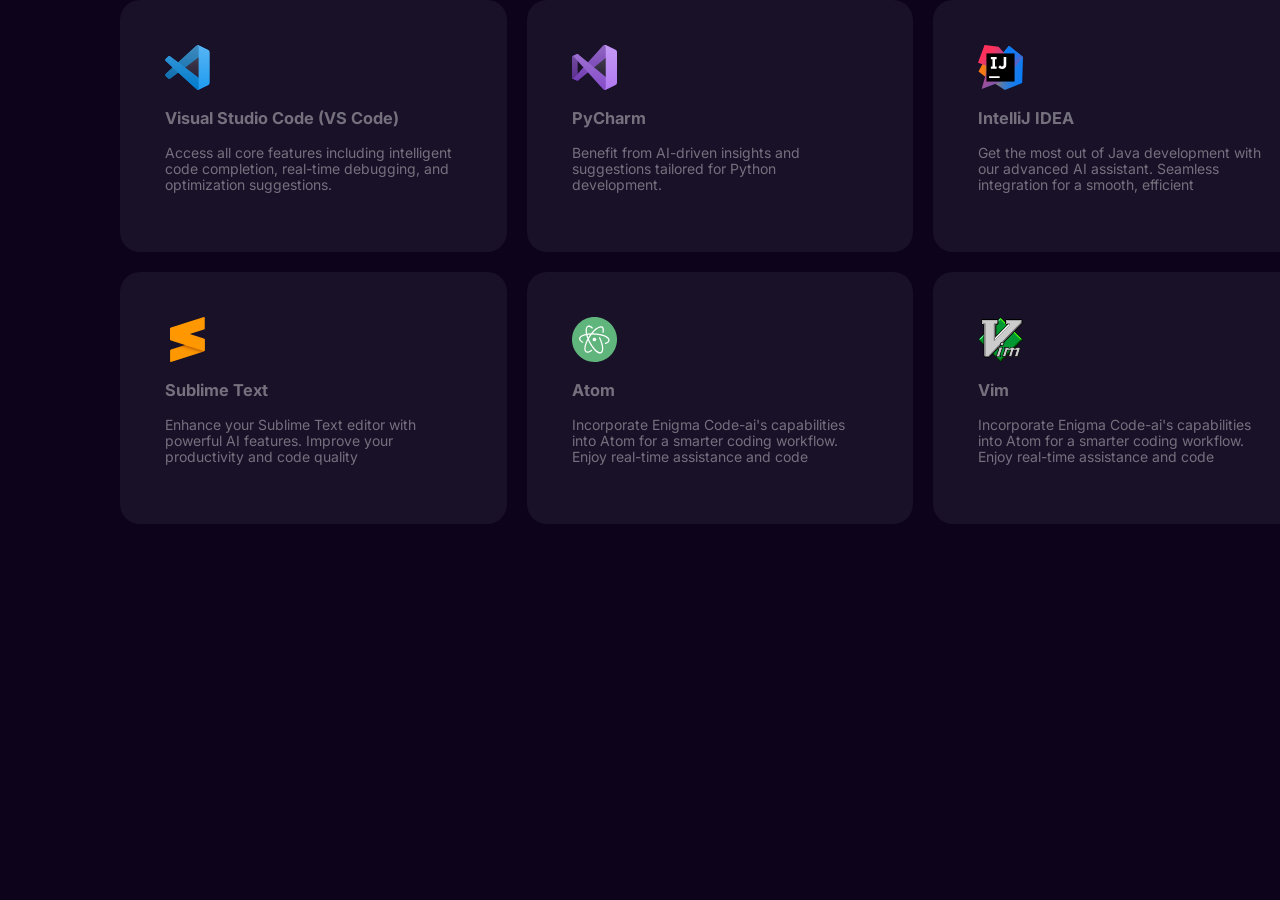
<file: index.html>
<!DOCTYPE html>
<html lang="en">
  <head>
    <meta charset="UTF-8" />
    <meta name="viewport" content="width=device-width, initial-scale=1.0" />
    <title>Document</title>

    <link
      rel="stylesheet"
      href="https://cdnjs.cloudflare.com/ajax/libs/modern-normalize/3.0.1/modern-normalize.min.css"
      integrity="sha512-q6WgHqiHlKyOqslT/lgBgodhd03Wp4BEqKeW6nNtlOY4quzyG3VoQKFrieaCeSnuVseNKRGpGeDU3qPmabCANg=="
      crossorigin="anonymous"
      referrerpolicy="no-referrer"
    />

    <link rel="preconnect" href="https://fonts.googleapis.com" />
    <link rel="preconnect" href="https://fonts.gstatic.com" crossorigin />
    <link
      href="https://fonts.googleapis.com/css2?family=Inter:ital,opsz,wght@0,14..32,100..900;1,14..32,100..900&display=swap"
      rel="stylesheet"
    />

    <link rel="stylesheet" href="./css/styles.css" />
  </head>
  <body>
    <section class="section">
      <div class="container">
        <ul class="list">
          <li class="item">
            <img
              src="./images/visual-studio-code.svg"
              alt="visual studio code"
            />
            <h3 class="title">Visual Studio Code (VS Code)</h3>
            <p class="text">
              Access all core features including intelligent code completion,
              real-time debugging, and optimization suggestions.
            </p>
          </li>

          <li class="item">
            <img src="./images/visual-studio.svg" alt="visual studio" />
            <h3 class="title">PyCharm</h3>
            <p class="text">
              Benefit from AI-driven insights and suggestions tailored for
              Python development.
            </p>
          </li>

          <li class="item">
            <img src="./images/intellij-idea.svg" alt="intellij idea" />
            <h3 class="title">IntelliJ IDEA</h3>
            <p class="text">
              Get the most out of Java development with our advanced AI
              assistant. Seamless integration for a smooth, efficient
            </p>
          </li>

          <li class="item">
            <img src="./images/sublime-text.svg" alt="sublime text" />
            <h3 class="title">Sublime Text</h3>
            <p class="text">
              Enhance your Sublime Text editor with powerful AI features.
              Improve your productivity and code quality
            </p>
          </li>

          <li class="item">
            <img src="./images/atom.svg" alt="atom" />
            <h3 class="title">Atom</h3>
            <p class="text">
              Incorporate Enigma Code-ai's capabilities into Atom for a smarter
              coding workflow. Enjoy real-time assistance and code
            </p>
          </li>

          <li class="item">
            <img src="./images/vim.svg" alt="vim" />
            <h3 class="title">Vim</h3>
            <p class="text">
              Incorporate Enigma Code-ai's capabilities into Atom for a smarter
              coding workflow. Enjoy real-time assistance and code
            </p>
          </li>
        </ul>
      </div>
    </section>
  </body>
</html>
</file>
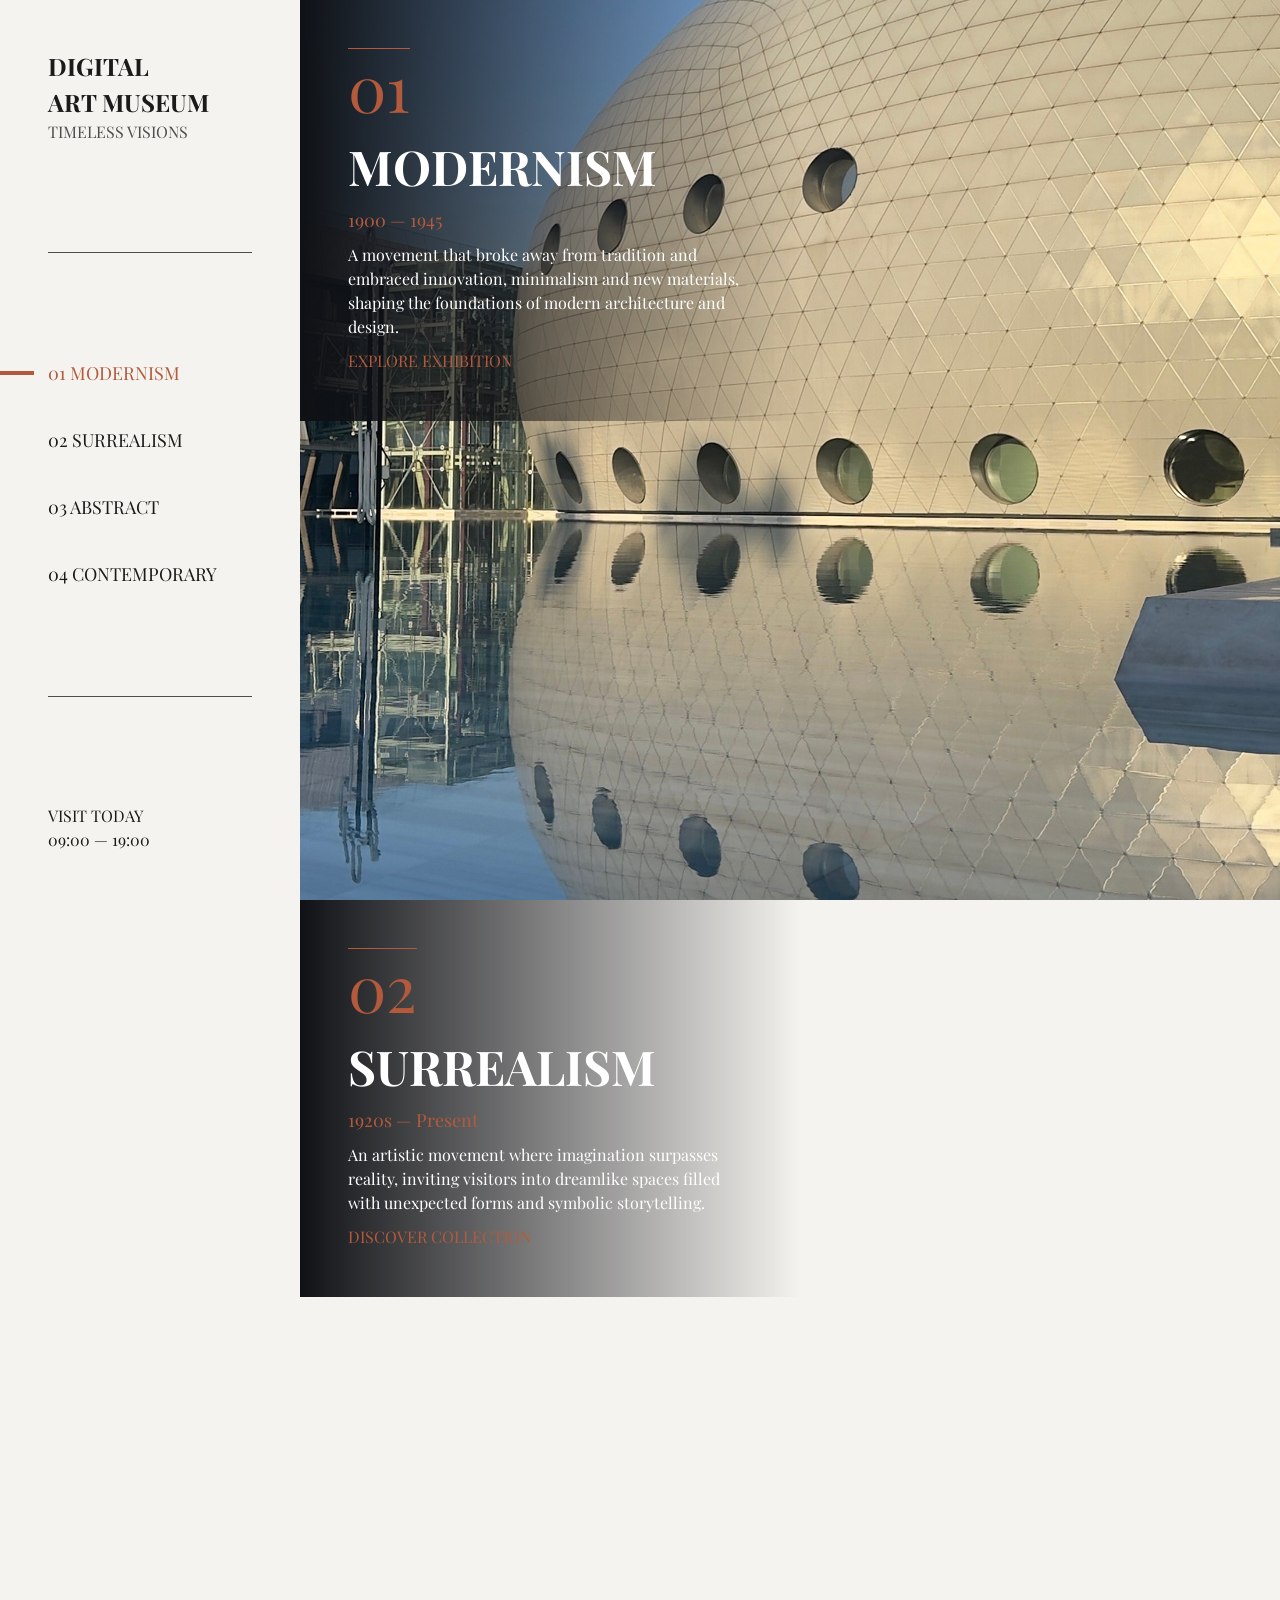
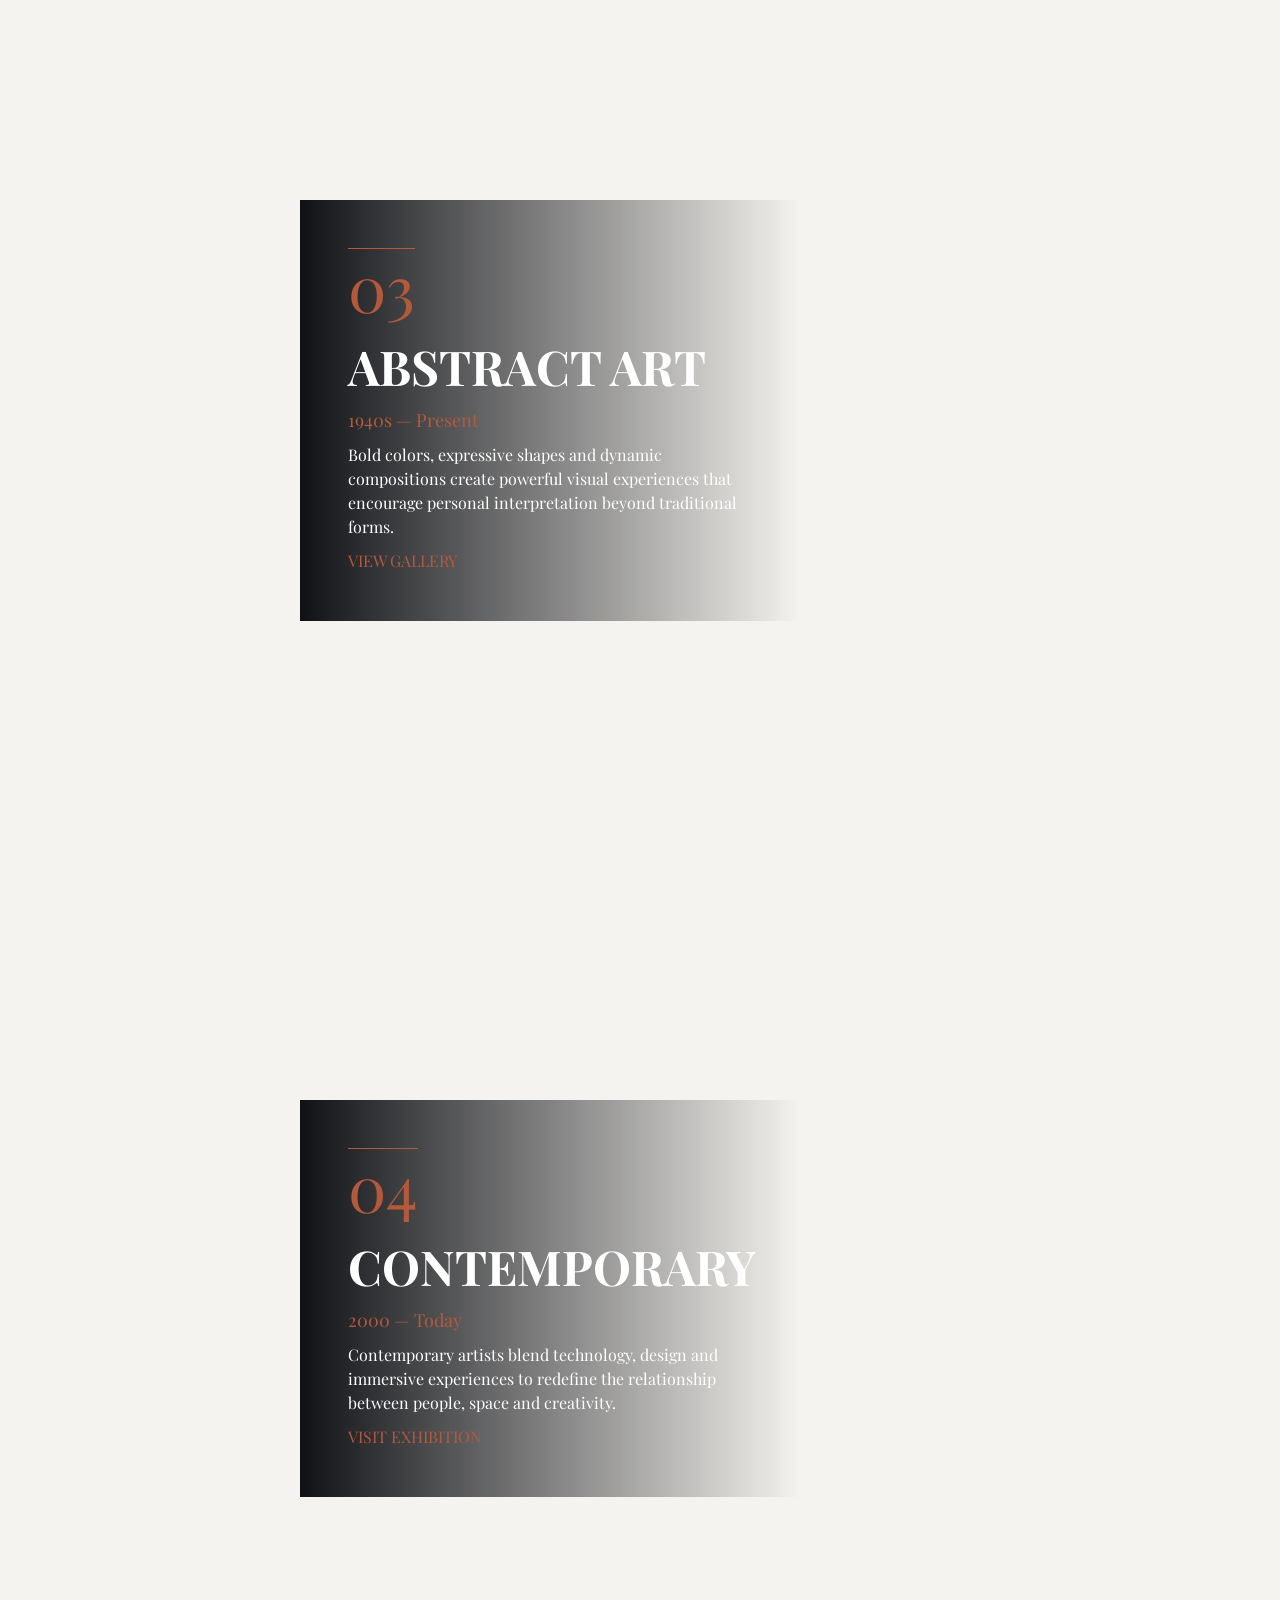
<file: module-04/index.html>
<!DOCTYPE html>
<html lang="uk">
  <head>
    <meta charset="UTF-8" />
    <meta name="viewport" content="width=device-width, initial-scale=1.0" />
    <meta
      name="description"
      content="Digital Art Museum — онлайн-експозиція мистецьких напрямів."
    />
    <title>Digital Art Museum</title>
    <link
      rel="stylesheet"
      href="https://cdnjs.cloudflare.com/ajax/libs/modern-normalize/3.0.1/modern-normalize.min.css"
      integrity="sha512-q6WgHqiHlKyOqslT/lgBgodhd03Wp4BEqKeW6nNtlOY4quzyG3VoQKFrieaCeSnuVseNKRGpGeDU3qPmabCANg=="
      crossorigin="anonymous"
      referrerpolicy="no-referrer"
    />
    <link rel="preconnect" href="https://fonts.googleapis.com" />
    <link rel="preconnect" href="https://fonts.gstatic.com" crossorigin />
    <link
      href="https://fonts.googleapis.com/css2?family=Playfair+Display:wght@400..900&display=swap"
      rel="stylesheet"
    />
    <link rel="stylesheet" href="./css/styles.css" />
  </head>
  <body>
    <div class="museum">
      <aside class="sidebar">
        <a class="logo" href="./index.html">
          DIGITAL <br />
          ART MUSEUM
          <span>TIMELESS VISIONS</span>
        </a>

        <span class="sidebar-line"></span>

        <nav class="navigation">
          <ol class="navigation-list">
            <li>
              <a
                class="navigation-link is-active"
                href="#modernism"
                aria-current="page"
              >
                01 Modernism
              </a>
            </li>
            <li>
              <a class="navigation-link" href="#surrealism"> 02 Surrealism </a>
            </li>
            <li>
              <a class="navigation-link" href="#abstract"> 03 Abstract </a>
            </li>
            <li>
              <a class="navigation-link" href="#contemporary">
                04 Contemporary
              </a>
            </li>
          </ol>
        </nav>

        <span class="sidebar-line"></span>

        <div class="visit">
          <p>VISIT TODAY</p>
          <span>09:00 — 19:00</span>
        </div>
      </aside>

      <main class="exhibitions">
        <ol class="exhibitions-list">
          <li class="exhibition exhibition-modernism" id="modernism">
            <article class="exhibition-content">
              <span class="exhibition-number">01</span>
              <h2 class="exhibition-title">Modernism</h2>
              <p class="exhibition-period">1900 — 1945</p>
              <p class="exhibition-description">
                A movement that broke away from tradition and embraced
                innovation, minimalism and new materials, shaping the
                foundations of modern architecture and design.
              </p>
              <a class="exhibition-link" href="#modernism"
                >Explore exhibition</a
              >
            </article>
          </li>

          <li class="exhibition exhibition-surrealism" id="surrealism">
            <article class="exhibition-content">
              <span class="exhibition-number">02</span>
              <h2 class="exhibition-title">Surrealism</h2>
              <p class="exhibition-period">1920s — Present</p>
              <p class="exhibition-description">
                An artistic movement where imagination surpasses reality,
                inviting visitors into dreamlike spaces filled with unexpected
                forms and symbolic storytelling.
              </p>
              <a class="exhibition-link" href="#surrealism"
                >Discover collection</a
              >
            </article>
          </li>

          <li class="exhibition exhibition-abstract" id="abstract">
            <article class="exhibition-content">
              <span class="exhibition-number">03</span>
              <h2 class="exhibition-title">Abstract Art</h2>
              <p class="exhibition-period">1940s — Present</p>
              <p class="exhibition-description">
                Bold colors, expressive shapes and dynamic compositions create
                powerful visual experiences that encourage personal
                interpretation beyond traditional forms.
              </p>
              <a class="exhibition-link" href="#abstract">View gallery</a>
            </article>
          </li>

          <li class="exhibition exhibition-contemporary" id="contemporary">
            <article class="exhibition-content">
              <span class="exhibition-number">04</span>
              <h2 class="exhibition-title">Contemporary</h2>
              <p class="exhibition-period">2000 — Today</p>
              <p class="exhibition-description">
                Contemporary artists blend technology, design and immersive
                experiences to redefine the relationship between people, space
                and creativity.
              </p>
              <a class="exhibition-link" href="#contemporary"
                >Visit exhibition</a
              >
            </article>
          </li>
        </ol>
      </main>
    </div>
  </body>
</html>
</file>
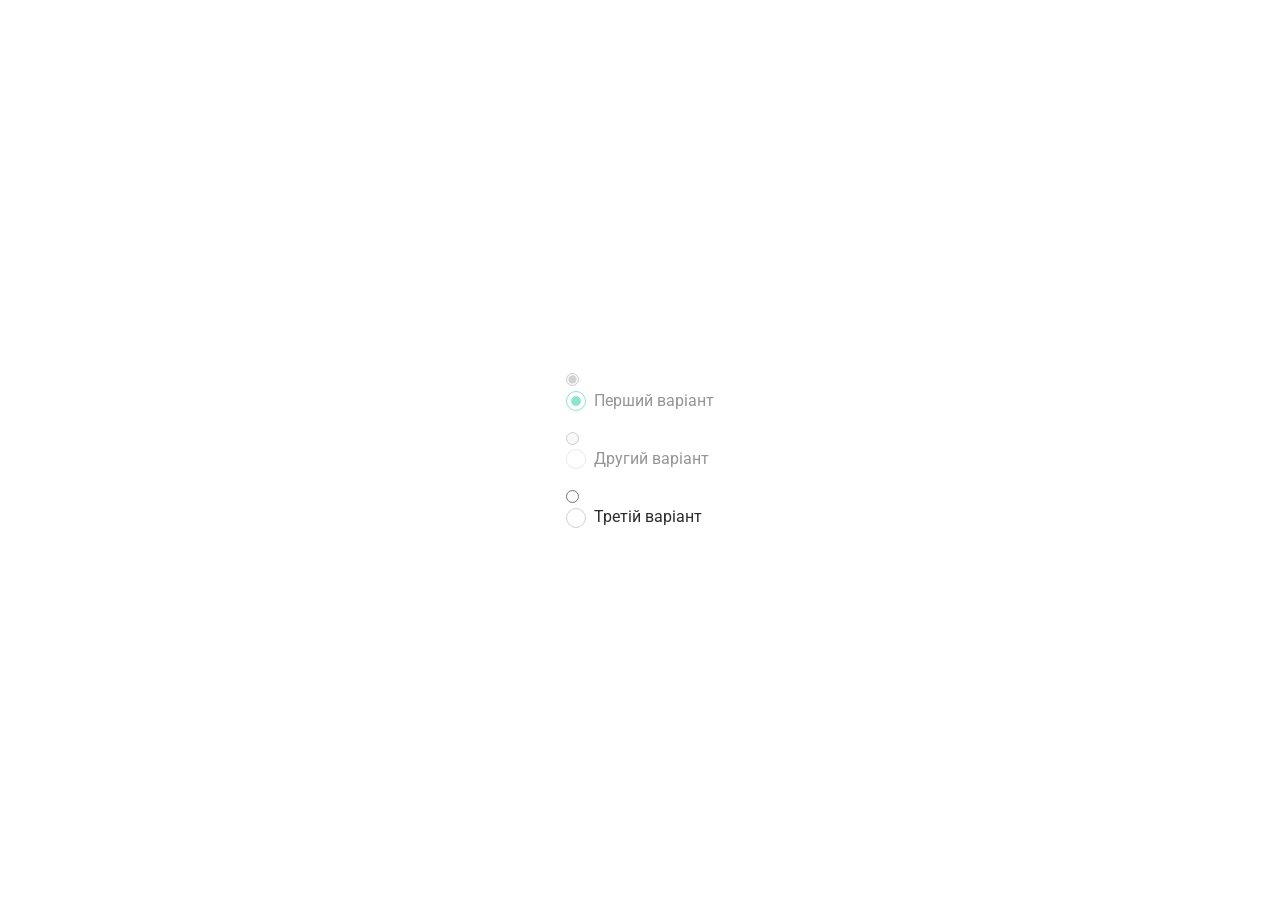
<file: module-5/index.html>
<!DOCTYPE html>
<html lang="en">
  <head>
    <meta charset="UTF-8" />
    <meta name="viewport" content="width=device-width, initial-scale=1.0" />
    <title>Document</title>
    <link
      rel="stylesheet"
      href="https://cdnjs.cloudflare.com/ajax/libs/modern-normalize/3.0.1/modern-normalize.min.css"
      integrity="sha512-q6WgHqiHlKyOqslT/lgBgodhd03Wp4BEqKeW6nNtlOY4quzyG3VoQKFrieaCeSnuVseNKRGpGeDU3qPmabCANg=="
      crossorigin="anonymous"
      referrerpolicy="no-referrer"
    />

    <link rel="preconnect" href="https://fonts.googleapis.com" />
    <link rel="preconnect" href="https://fonts.gstatic.com" crossorigin />
    <link
      href="https://fonts.googleapis.com/css2?family=Roboto:wght@100..900&display=swap"
      rel="stylesheet"
    />

    <link rel="stylesheet" href="./css/styles.css" />
  </head>
  <body>
    <div class="radio-wrapper">
      <div class="radio-field">
        <input
          class="radio"
          id="radio-option-1"
          type="radio"
          name="radio-options"
          checked
          disabled
        />
        <label class="label" for="radio-option-1"
          ><span class="custom-radio"></span>Перший варіант</label
        >
      </div>

      <div class="radio-field">
        <input
          class="radio"
          id="radio-option-2"
          type="radio"
          name="radio-options"
          disabled
        />
        <label class="label" for="radio-option-2"
          ><span class="custom-radio"></span>Другий варіант</label
        >
      </div>

      <div class="radio-field">
        <input
          class="radio"
          id="radio-option-3"
          type="radio"
          name="radio-options"
        />
        <label class="label" for="radio-option-3"
          ><span class="custom-radio"></span>Третій варіант</label
        >
      </div>
    </div>
  </body>
</html>
</file>
<file: css/styles.css>
body {
  font-family: "Inter", sans-serif;
  background-color: #0d041c;
  color: rgba(255, 255, 255, 0.4);
  font-size: 14px;
}

ul {
  list-style-type: none;
  margin: 0;
  padding: 0;
}

.container {
  width: 1440px;
  padding-left: 120px;
  padding-right: 120px;
  margin: 0 auto;
}

/* 1 */
.list {
  display: flex;
  flex-wrap: wrap;
  gap: 20px;
}

.item {
  width: calc((100% - 2 * 20px) / 3);
  background-color: rgba(255, 255, 255, 0.05);
  border-radius: 20px;
  padding: 45px;
}

/* 2 */
/* .item:last-child {
  flex-grow: 1;
} */

/* 3 */
/* .list {
  display: flex;
  flex-wrap: wrap;
  flex-direction: column;
  gap: 20px;
  height: 538px;
}

.item {
  width: calc((100% - 2 * 20px) / 3);
  background-color: rgba(255, 255, 255, 0.05);
  border-radius: 20px;
  padding: 45px;
}

.item:first-child {
  display: flex;
  flex-direction: column;
  justify-content: center;
  align-items: center;
  height: 100%;
} */
</file>
<file: module-04/css/styles.css>
html {
  scroll-behavior: smooth;
}

body {
  font-family: "Playfair Display", serif;
  color: #fff;
  font-size: 16px;
  background: #f5f3ef;
}

a {
  color: inherit;
  text-decoration: none;
}

ul,
ol {
  padding: 0;
  margin: 0;
  list-style-type: none;
}

h1,
h2,
h3,
h4,
h5,
h6,
p {
  margin: 0;
}

.museum {
  display: flex;
  max-width: 1440px;
  margin: 0 auto;
}

.sidebar {
  position: sticky;
  top: 0;
  overflow-y: auto;

  display: flex;
  flex-direction: column;
  gap: 40px;
  justify-content: space-between;
  height: 100vh;
  width: 300px;
  padding: 48px;
}

.logo {
  display: flex;
  flex-direction: column;
  font-weight: 700;
  font-size: 24px;
  line-height: 1.5;
  text-transform: uppercase;
  color: #1a1a1a;
}

.logo span {
  font-weight: 400;
  font-size: 16px;
  line-height: 1.5;
  text-transform: uppercase;
  color: #4d4d4d;
}

.sidebar-line {
  width: 100%;
  height: 1px;
  background-color: #4d4d4d;
  flex-shrink: 0;
}

.navigation-list {
  display: flex;
  flex-direction: column;
  gap: 40px;
}

.navigation-link {
  position: relative;
  font-size: 18px;
  line-height: 1.5;
  text-transform: uppercase;
  color: #1a1a1a;
}

.navigation-link.is-active::before {
  content: "";
  position: absolute;
  top: 50%;
  right: calc(100% + 14px);
  /* left: -48px; */
  width: 34px;
  height: 4px;
  background-color: #b45a3c;
  transform: translateY(-50%);
}

.navigation-link:hover,
.navigation-link:focus,
.navigation-link.is-active {
  color: #b45a3c;
}

.visit {
  line-height: 1.5;
  text-transform: uppercase;
  color: #1a1a1a;
}

.exhibitions {
  flex-grow: 1;
}

.exhibition {
  min-height: min(100vh, 1100px);
  background-color: #4a4f4e;
  background-position: center;
  background-size: cover;
  background-attachment: fixed;
}

.exhibition-modernism {
  background-image: url("../images/modernism.jpg");
}
.exhibition-surrealism {
  background-image: url("../images/sur.jpg");
}
.exhibition-abstract {
  background-image: url("../images/abstarct.jpg");
}
.exhibition-contemporary {
  background-image: url("../images/CONTEMPORARY.jpg");
}

.exhibition-content {
  position: sticky;
  top: 0;
  width: 500px;
  padding: 48px;
  background: linear-gradient(270deg, rgba(15, 17, 21, 0) 0%, #0f1115 100%);
}

.exhibition-number {
  display: inline-block;
  margin-bottom: 10px;
  border-top: 1px solid #b45a3c;

  font-size: 64px;
  line-height: 1.1875;
  color: #b45a3c;
}

.exhibition-title {
  margin-bottom: 10px;
  font-size: 48px;
  line-height: 1.33;
  text-transform: uppercase;
}

.exhibition-period {
  margin-bottom: 10px;
  color: #b45a3c;
  font-size: 18px;
  line-height: 1.33;
}

.exhibition-description {
  margin-bottom: 10px;
  line-height: 1.5;
}

.exhibition-link {
  padding-bottom: 6px;
  line-height: 1.5;
  text-transform: uppercase;
  color: #b45a3c;
}
</file>
<file: module-5/css/styles.css>
body {
  font-family: "Roboto", sans-serif;
  background-color: #fff;
  color: #2c2c2e;
  display: flex;
  align-items: center;
  justify-content: center;
  min-height: 100vh;
}

.sr-only {
  position: absolute;
  white-space: nowrap;
  width: 1px;
  height: 1px;
  overflow: hidden;
  border: 0;
  padding: 0;
  clip: rect(0 0 0 0);
  clip-path: inset(100%);
  margin: -1px;
}

.radio-field:not(:last-child) {
  margin-bottom: 20px;
}

.label {
  display: flex;
  align-items: center;
  gap: 8px;
}

.custom-radio {
  position: relative;
  border: 1px solid currentColor;
  border-radius: 50%;
  width: 20px;
  height: 20px;
  color: #d1d1d6;
  /* display: inline-block; */
}

.label:hover > .custom-radio {
  color: #aeaeb2;
}

/* Focus-visible */
.radio:focus-visible + .label > .custom-radio {
  outline: 1px solid #008cff;
  outline-offset: 1px;
}

/* Disabled */
.radio:disabled + .label > .custom-radio {
  color: rgba(209, 209, 214, 0.5);
}
.radio:disabled + .label {
  color: rgba(44, 44, 46, 0.5);
}

/* checked default */

.custom-radio::before {
  content: "";
  width: 10px;
  height: 10px;
  border-radius: 50%;
  background-color: currentColor;
  position: absolute;
  top: 50%;
  left: 50%;
  transform: translate(-50%, -50%);
  opacity: 0;
}

.radio:checked + .label > .custom-radio {
  color: #1dc9a0;
}
.radio:checked + .label > .custom-radio::before {
  opacity: 1;
}

/* checked hover */
.radio:checked + .label:hover > .custom-radio {
  color: #1ca080;
}

/* checked Focus-visible */
.radio:checked:focus-visible + .label > .custom-radio {
  color: #1ca080;
}

/* checked Disabled */
.radio:checked:disabled + .label > .custom-radio {
  color: rgba(29, 201, 160, 0.5);
}
</file>
